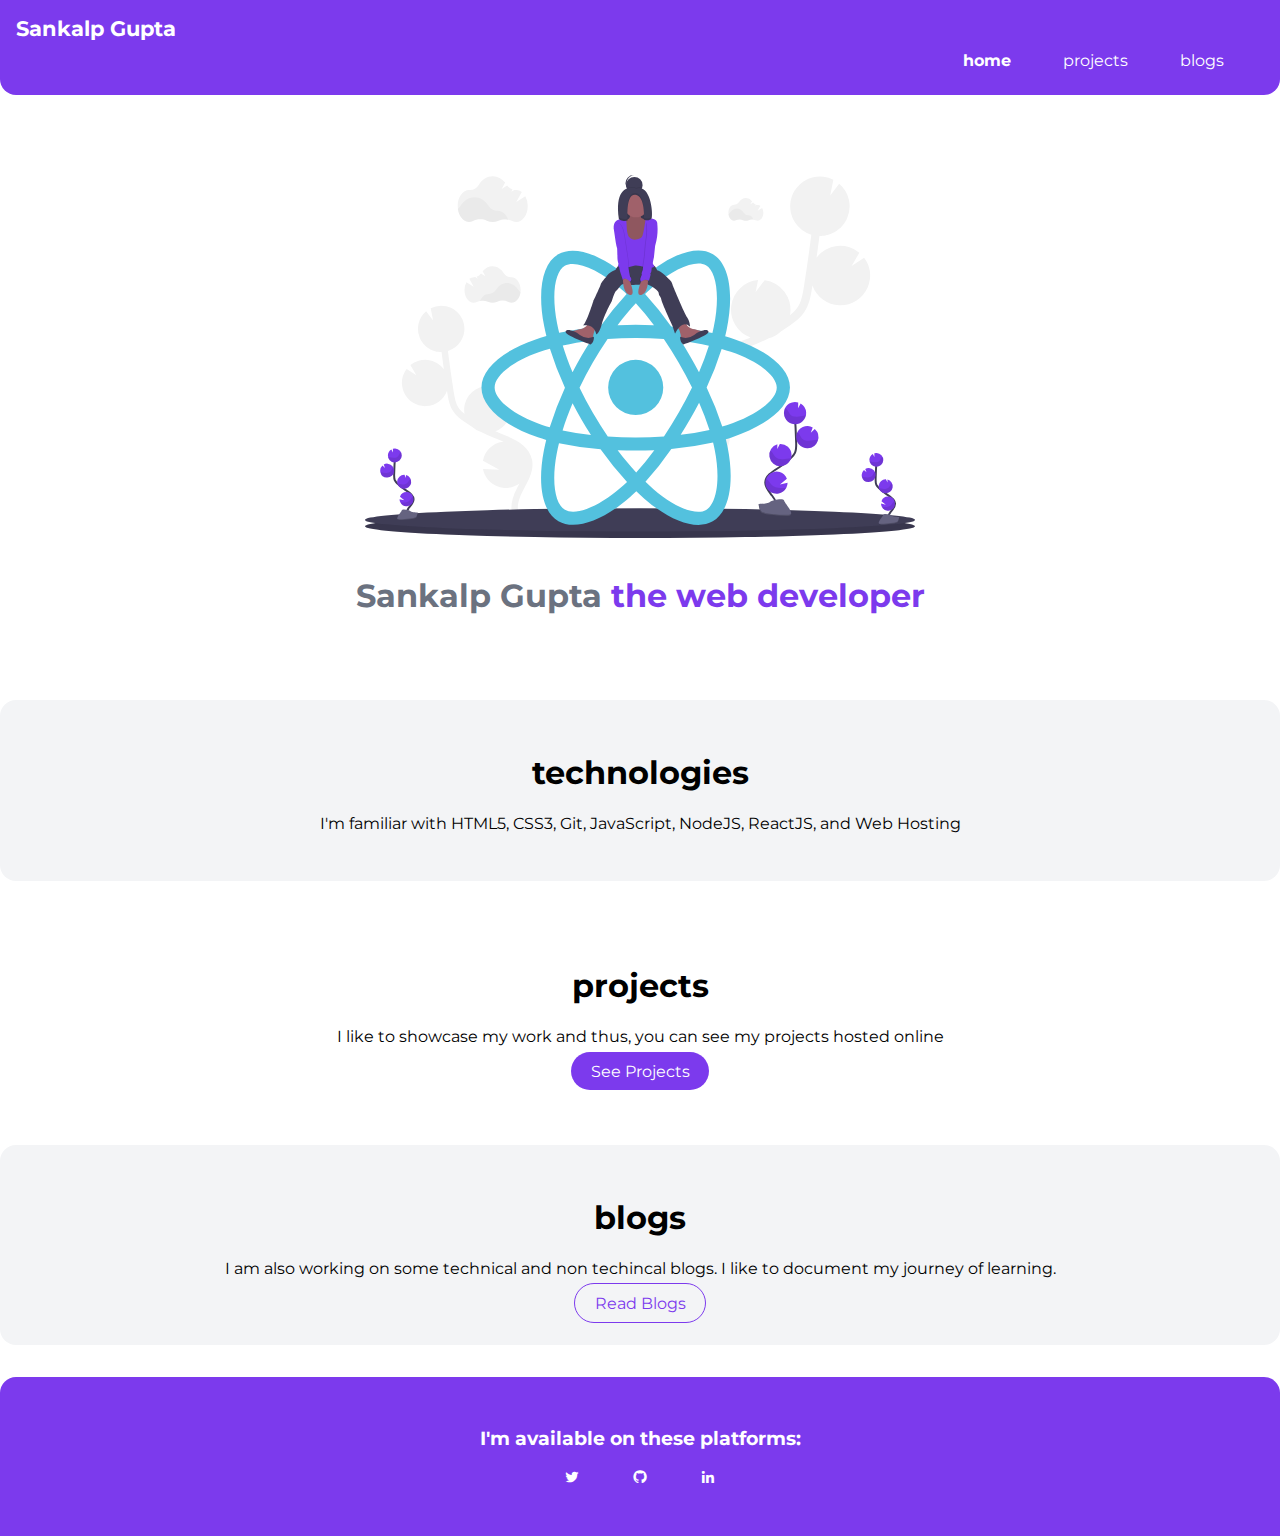
<file: index.html>
<!DOCTYPE html>
<html lang="en">
  <head>
    <meta charset="UTF-8" />
    <meta name="viewport" content="width=device-width, initial-scale=1.0" />
    <title>home | Sankalp</title>
    <link href="styles.css" rel="stylesheet" />
    <link rel="stylesheet" href="https://cdn.jsdelivr.net/npm/boxicons@latest/css/boxicons.min.css">
  </head>
  <body>
    <nav class="navigation container">
      <div class="nav-brand"><a href="/">Sankalp Gupta</a></div>
      <ul class="list-non-bullet nav-pills">
        <li class="list-item-inline">
          <a class="link link-active" href="/">home</a>
        </li>
        <li class="list-item-inline">
          <a class="link" href="/projects.html">projects</a>
        </li>
        <li class="list-item-inline">
          <a class="link" href="/blogs.html">blogs</a>
        </li>
      </ul>
    </nav>

    <header class="hero">
      <img class="hero-img" src="images/hero.svg" />
      <h1 class="hero-heading">
        Sankalp Gupta<span class="heading-inverted"> the web developer</span>
      </h1>
    </header>

    <section class="section ow">
      <div class="container container-center">
        <h1>technologies</h1>
        <p>
          I'm familiar with HTML5, CSS3, Git, JavaScript, NodeJS, ReactJS, and
          Web Hosting
        </p>
      </div>
    </section>

    <section class="section">
      <div class="container container-center">
        <h1>projects</h1>
        <p>
          I like to showcase my work and thus, you can see my projects hosted
          online
        </p>
        <a class="link link-primary" href="/projects.html">See Projects</a>
      </div>
    </section>

    <section class="section ow">
      <div class="container container-center">
        <h1>blogs</h1>
        <p>
          I am also working on some technical and non techincal blogs. I like to
          document my journey of learning.
        </p>
        <a class="link link-secondary" href="/blogs.html">Read Blogs</a>
      </div>
    </section>

    <footer class="footer">
      <h3>I'm available on these platforms:</h3>
      <ul class="list-non-bullet">
          <li class="list-item-inline">
              <a class="link" target="_blank" rel="noopener noreferrer" href="https://twitter.com/Sankalp_Gupta__">
                  <i class="bx bxl-twitter"></i>
              </a>
          </li>
          <li class="list-item-inline">
              <a class="link" target="_blank" rel="noopener noreferrer" href="https://github.com/dev-sankalp">
                  <i class="bx bxl-github"></i>
              </a>
          </li>
          <li class="list-item-inline">
              <a class="link" target="_blank" href="https://www.linkedin.com/in/sankalpgupta30/">
                  <i class="bx bxl-linkedin"></i>
              </a>
          </li>
      </ul>
  </footer>
  </body>
</html>
</file>
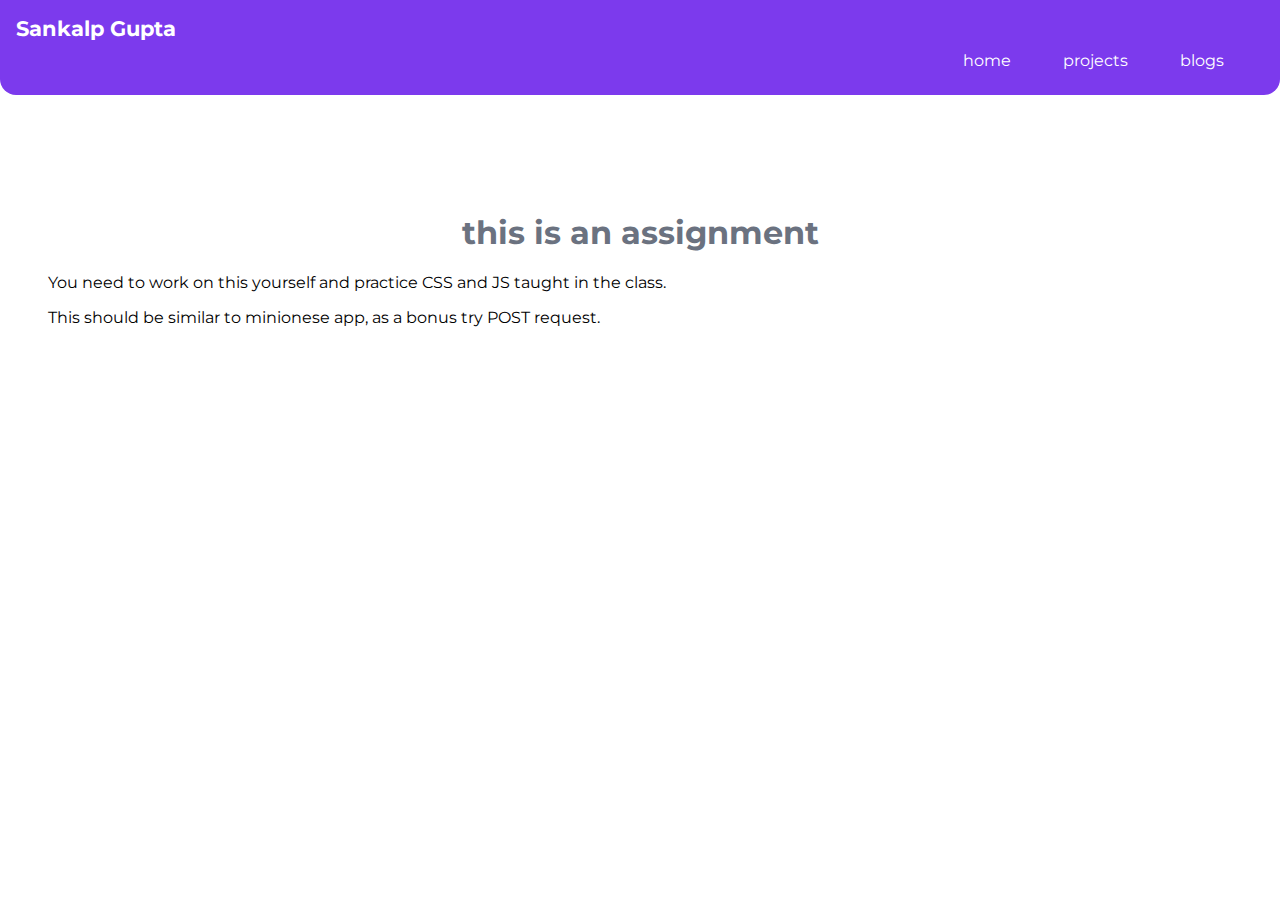
<file: assignments.html>
<!DOCTYPE html>
<html lang="en">

<head>
    <meta charset="UTF-8">
    <meta name="viewport" content="width=device-width, initial-scale=1.0">
    <link href="styles.css" rel="stylesheet" />
    <title>assignment | sankalp</title>
</head>

<body>
    <nav class="navigation container">
        <div class="nav-brand"><a href="/">Sankalp Gupta</a></div>
        <ul class="list-non-bullet nav-pills">
            <li class="list-item-inline">
                <a class="link" href="/">home</a>
            </li>
            <li class="list-item-inline">
                <a class="link " href="/projects.html">projects</a>
            </li>
            <li class="list-item-inline">
                <a class="link" href="/blogs.html">blogs</a>
            </li>
        </ul>
    </nav>

    <header class="hero">
        <h1 class="hero-heading">this is an assignment</h1>
        <div class="container">
            <p> You need to work on this yourself and practice CSS and JS taught in the class.</p>
            <p>This should be similar to minionese app, as a bonus try POST request.</p>
        </div>
       
    </header>

</body>

</html>
</file>
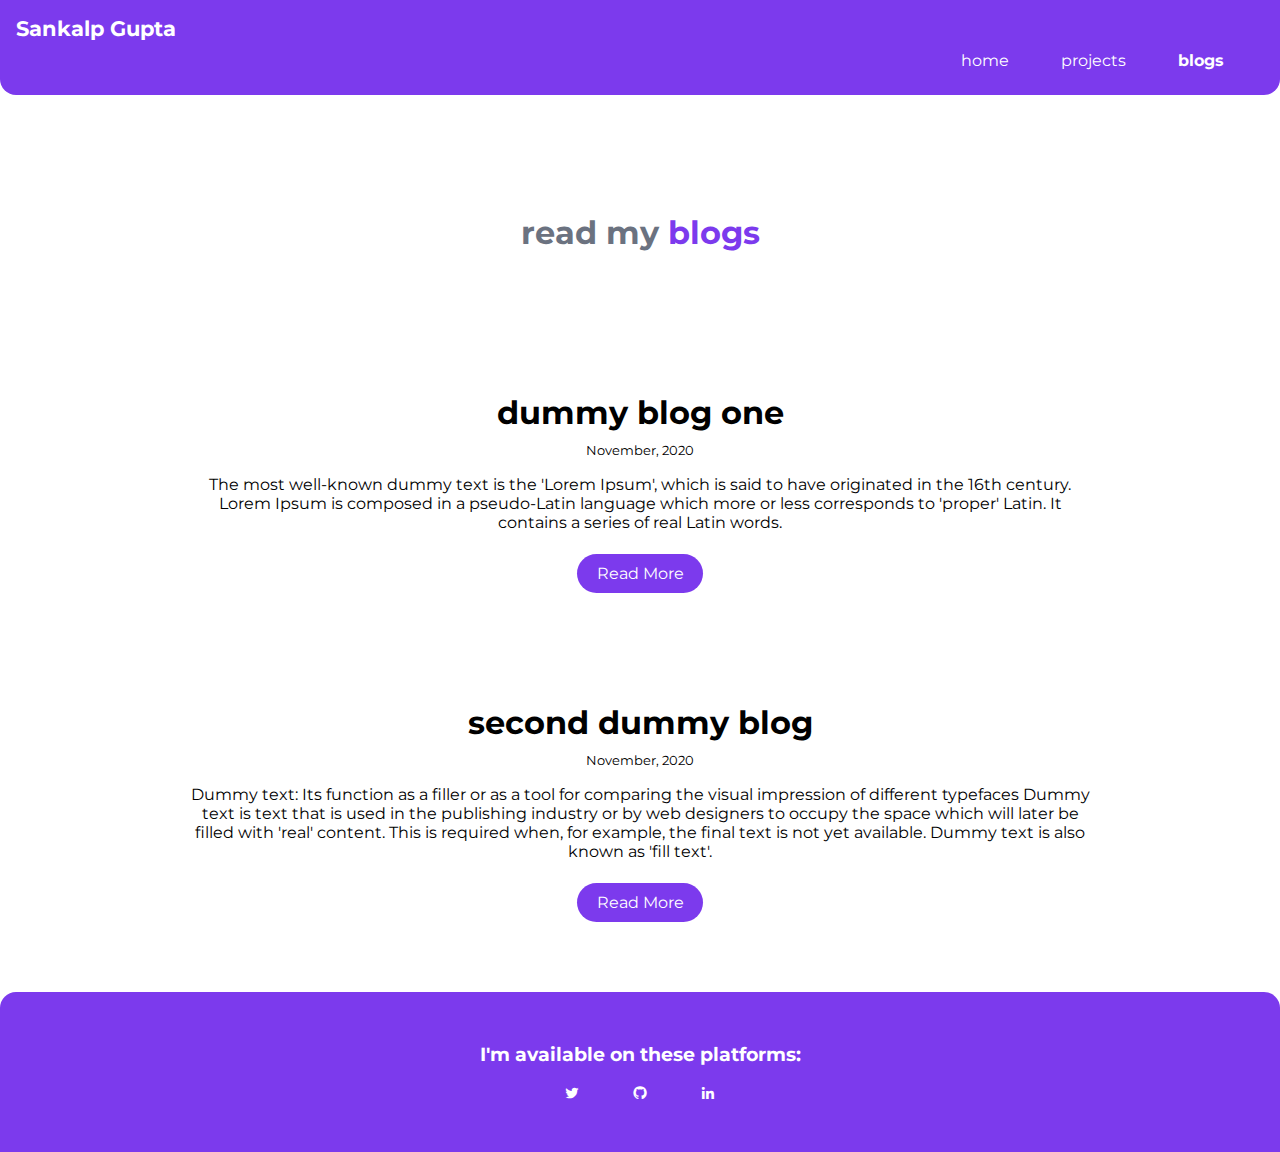
<file: blogs.html>
<!DOCTYPE html>
<html lang="en">
  <head>
    <meta charset="UTF-8" />
    <meta name="viewport" content="width=device-width, initial-scale=1.0" />
    <link href="styles.css" rel="stylesheet" />
    <link rel="stylesheet" href="https://cdn.jsdelivr.net/npm/boxicons@latest/css/boxicons.min.css">
    <title>blogs | Sankalp</title>
  </head>
  <body>
    <nav class="navigation container">
      <div class="nav-brand"><a href="/">Sankalp Gupta</a></div>
      <ul class="list-non-bullet nav-pills">
        <li class="list-item-inline">
          <a class="link" href="/">home</a>
        </li>
        <li class="list-item-inline">
          <a class="link" href="/projects.html">projects</a>
        </li>
        <li class="list-item-inline">
          <a class="link link-active" href="/blogs.html">blogs</a>
        </li>
      </ul>
    </nav>

    <header class="hero">
      <h1 class="hero-heading">
        read my <span class="heading-inverted">blogs</span>
      </h1>
    </header>

    <ul class="list-non-bullet">
      <li>
        <article class="showcase-list container container-center">
          <h1>dummy blog one</h1>
          <small>November, 2020</small>
          <p>
            The most well-known dummy text is the 'Lorem Ipsum', which is said
            to have originated in the 16th century. Lorem Ipsum is composed in a
            pseudo-Latin language which more or less corresponds to 'proper'
            Latin. It contains a series of real Latin words.
          </p>

          <a class="link link-primary" href="./dummy-blog.html">Read More</a>
        </article>
      </li>

      <li>
        <article class="showcase-list container container-center">
          <h1>second dummy blog</h1>
          <small>November, 2020</small>
          <p>
            Dummy text: Its function as a filler or as a tool for comparing the
            visual impression of different typefaces Dummy text is text that is
            used in the publishing industry or by web designers to occupy the
            space which will later be filled with 'real' content. This is
            required when, for example, the final text is not yet available.
            Dummy text is also known as 'fill text'.
          </p>

          <a
            class="link link-primary"
            href="./dummy-blog.html"
            >Read More</a
          >
        </article>
      </li>
    </ul>

    <footer class="footer">
      <h3>I'm available on these platforms:</h3>
      <ul class="list-non-bullet">
          <li class="list-item-inline">
              <a class="link" target="_blank" rel="noopener noreferrer" href="https://twitter.com/Sankalp_Gupta__">
                  <i class="bx bxl-twitter"></i>
              </a>
          </li>
          <li class="list-item-inline">
              <a class="link" target="_blank" rel="noopener noreferrer" href="https://github.com/dev-sankalp">
                  <i class="bx bxl-github"></i>
              </a>
          </li>
          <li class="list-item-inline">
              <a class="link" target="_blank" href="https://www.linkedin.com/in/sankalpgupta30/">
                  <i class="bx bxl-linkedin"></i>
              </a>
          </li>
      </ul>
  </footer>
  </body>
</html>
</file>
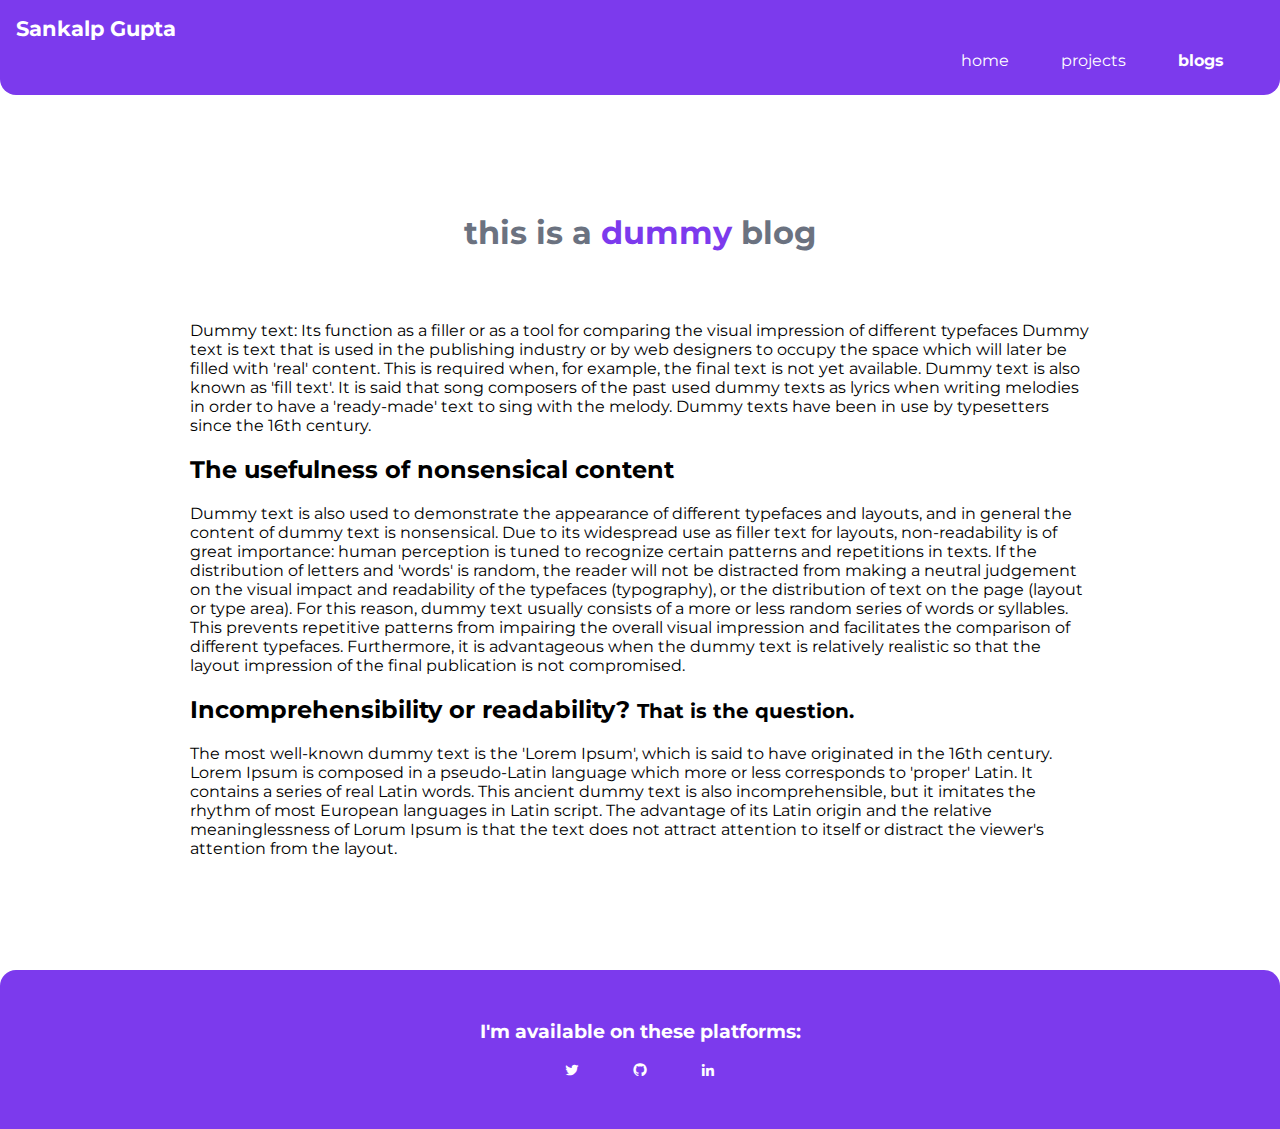
<file: dummy-blog.html>
<!DOCTYPE html>
<html lang="en">
  <head>
    <meta charset="UTF-8" />
    <meta name="viewport" content="width=device-width, initial-scale=1.0" />
    <link href="styles.css" rel="stylesheet" />
    <link rel="stylesheet" href="https://cdn.jsdelivr.net/npm/boxicons@latest/css/boxicons.min.css">
    <title>blogs | Sankalp</title>
  </head>

  <body>
    <nav class="navigation container">
      <div class="nav-brand"><a href="/">Sankalp Gupta</a></div>
      <ul class="list-non-bullet nav-pills">
        <li class="list-item-inline">
          <a class="link" href="/">home</a>
        </li>
        <li class="list-item-inline">
          <a class="link" href="/projects.html">projects</a>
        </li>
        <li class="list-item-inline">
          <a class="link link-active" href="/blogs.html">blogs</a>
        </li>
      </ul>
    </nav>

    <header class="hero">
      <h1 class="hero-heading">
        this is a <span class="heading-inverted">dummy</span> blog
      </h1>
    </header>

    <article class="container-center showcase-blog">
      <p>
        Dummy text: Its function as a filler or as a tool for comparing the
        visual impression of different typefaces Dummy text is text that is used
        in the publishing industry or by web designers to occupy the space which
        will later be filled with 'real' content. This is required when, for
        example, the final text is not yet available. Dummy text is also known
        as 'fill text'. It is said that song composers of the past used dummy
        texts as lyrics when writing melodies in order to have a 'ready-made'
        text to sing with the melody. Dummy texts have been in use by
        typesetters since the 16th century.
      </p>

      <h2>The usefulness of nonsensical content</h2>
      <p>
        Dummy text is also used to demonstrate the appearance of different
        typefaces and layouts, and in general the content of dummy text is
        nonsensical. Due to its widespread use as filler text for layouts,
        non-readability is of great importance: human perception is tuned to
        recognize certain patterns and repetitions in texts. If the distribution
        of letters and 'words' is random, the reader will not be distracted from
        making a neutral judgement on the visual impact and readability of the
        typefaces (typography), or the distribution of text on the page (layout
        or type area). For this reason, dummy text usually consists of a more or
        less random series of words or syllables. This prevents repetitive
        patterns from impairing the overall visual impression and facilitates
        the comparison of different typefaces. Furthermore, it is advantageous
        when the dummy text is relatively realistic so that the layout
        impression of the final publication is not compromised.
      </p>

      <h2>
        Incomprehensibility or readability? <small>That is the question.</small>
      </h2>
      <p>
        The most well-known dummy text is the 'Lorem Ipsum', which is said to
        have originated in the 16th century. Lorem Ipsum is composed in a
        pseudo-Latin language which more or less corresponds to 'proper' Latin.
        It contains a series of real Latin words. This ancient dummy text is
        also incomprehensible, but it imitates the rhythm of most European
        languages in Latin script. The advantage of its Latin origin and the
        relative meaninglessness of Lorum Ipsum is that the text does not
        attract attention to itself or distract the viewer's attention from the
        layout.
      </p>
    </article>

    <footer class="footer">
      <h3>I'm available on these platforms:</h3>
      <ul class="list-non-bullet">
          <li class="list-item-inline">
              <a class="link" target="_blank" rel="noopener noreferrer" href="https://twitter.com/Sankalp_Gupta__">
                  <i class="bx bxl-twitter"></i>
              </a>
          </li>
          <li class="list-item-inline">
              <a class="link" target="_blank" rel="noopener noreferrer" href="https://github.com/dev-sankalp">
                  <i class="bx bxl-github"></i>
              </a>
          </li>
          <li class="list-item-inline">
              <a class="link" target="_blank" href="https://www.linkedin.com/in/sankalpgupta30/">
                  <i class="bx bxl-linkedin"></i>
              </a>
          </li>
      </ul>
  </footer>
  </body>
</html>
</file>
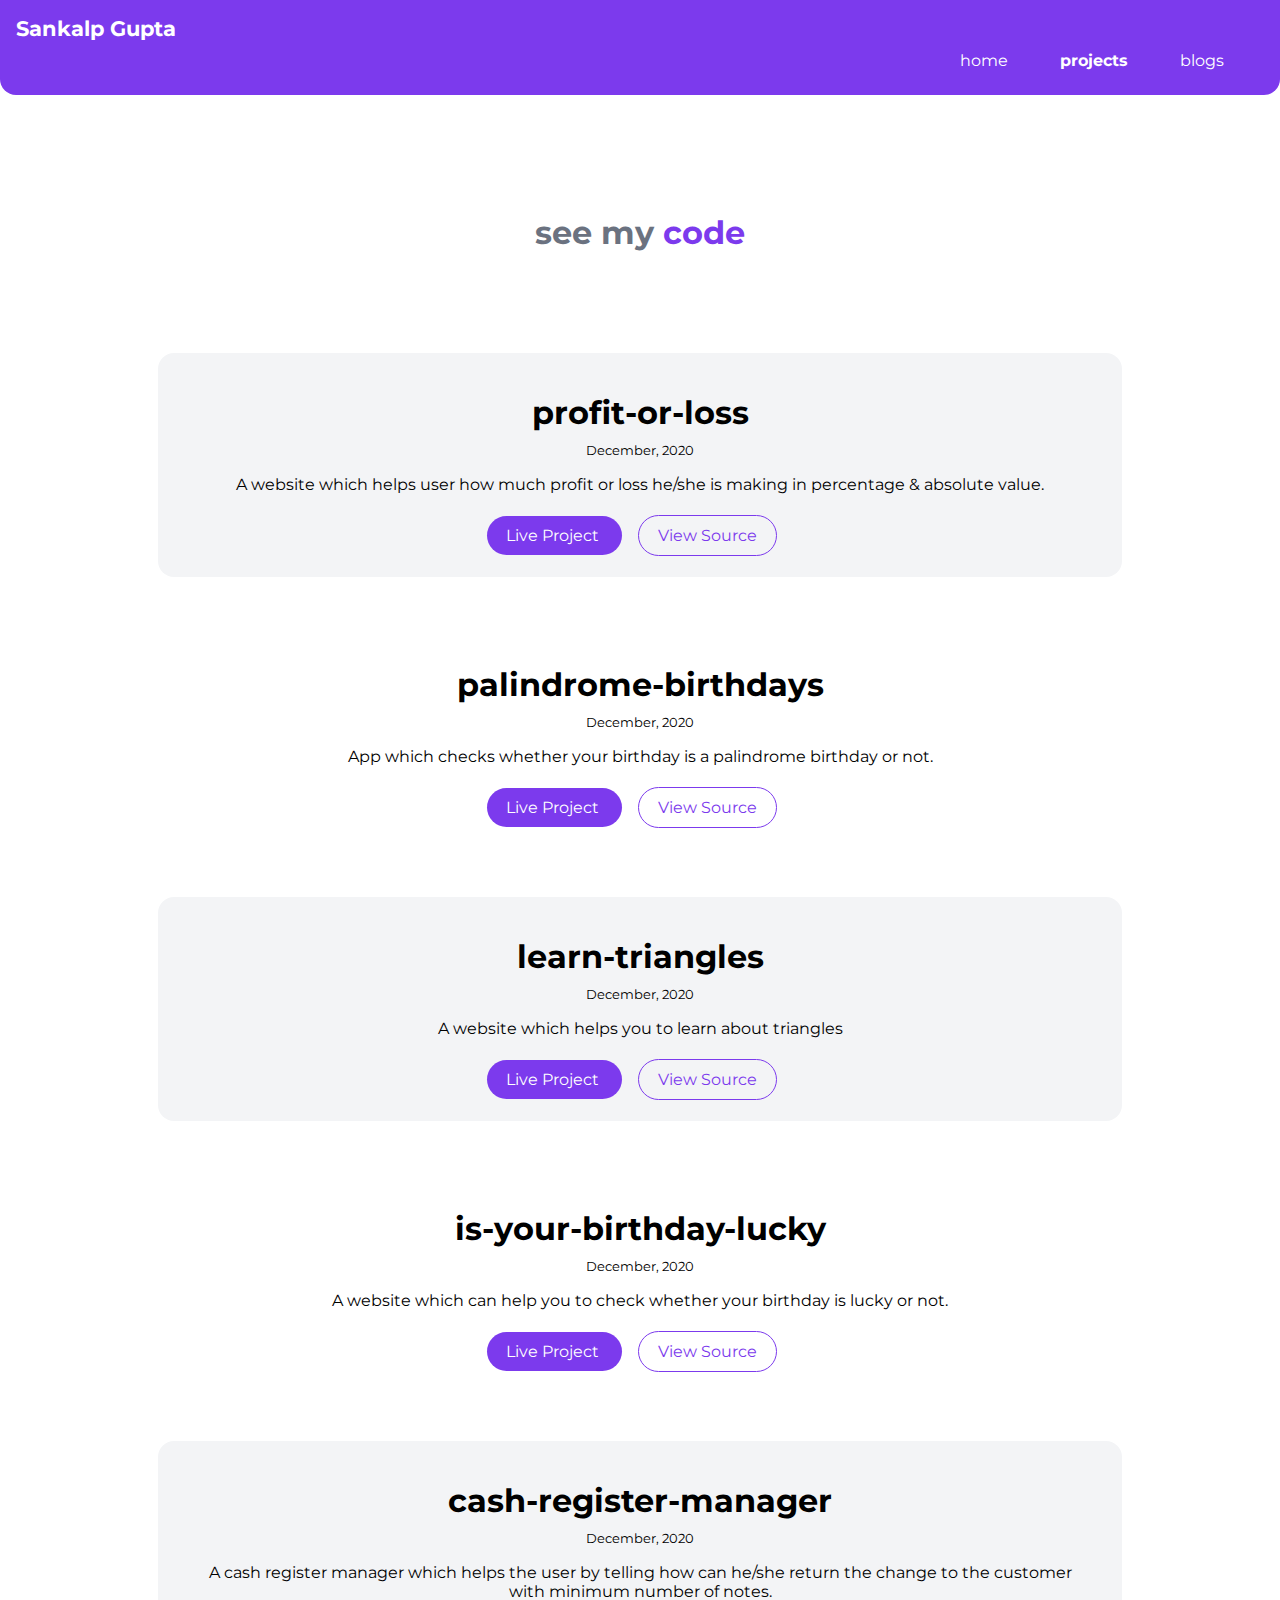
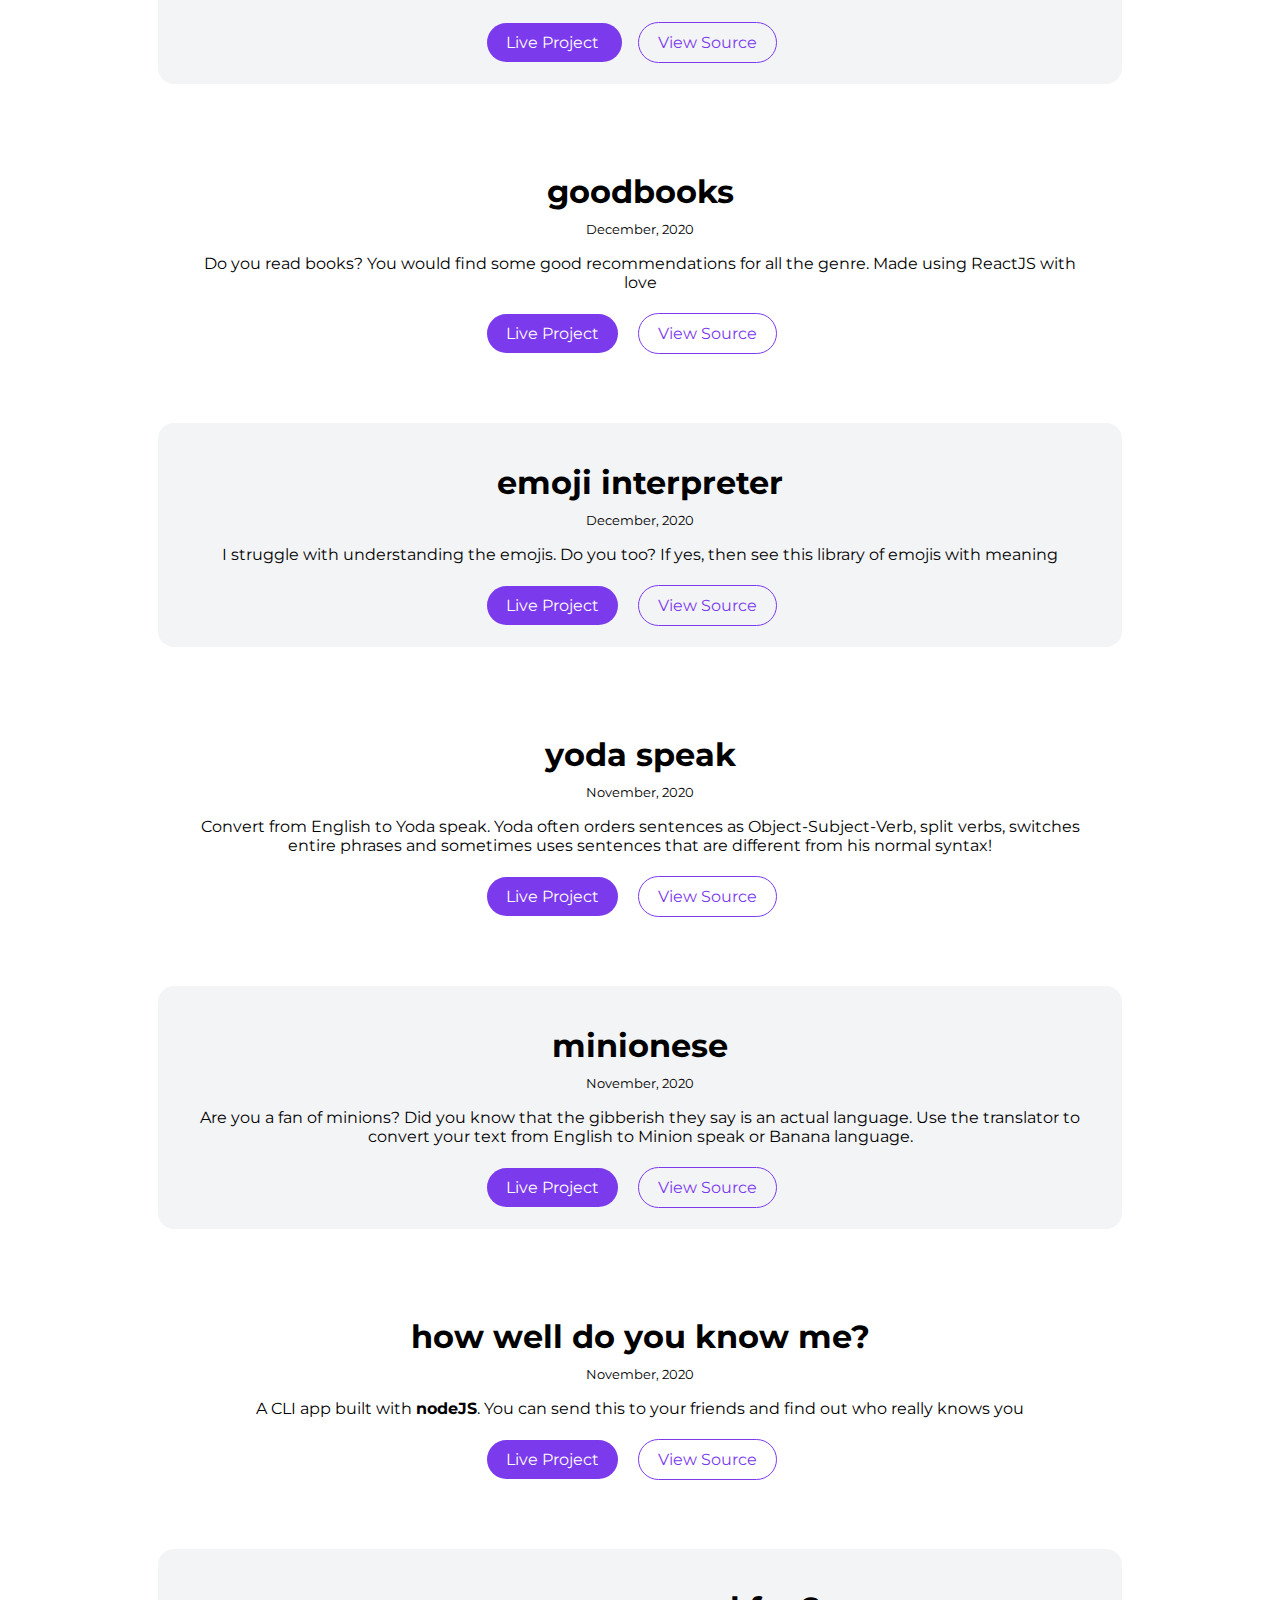
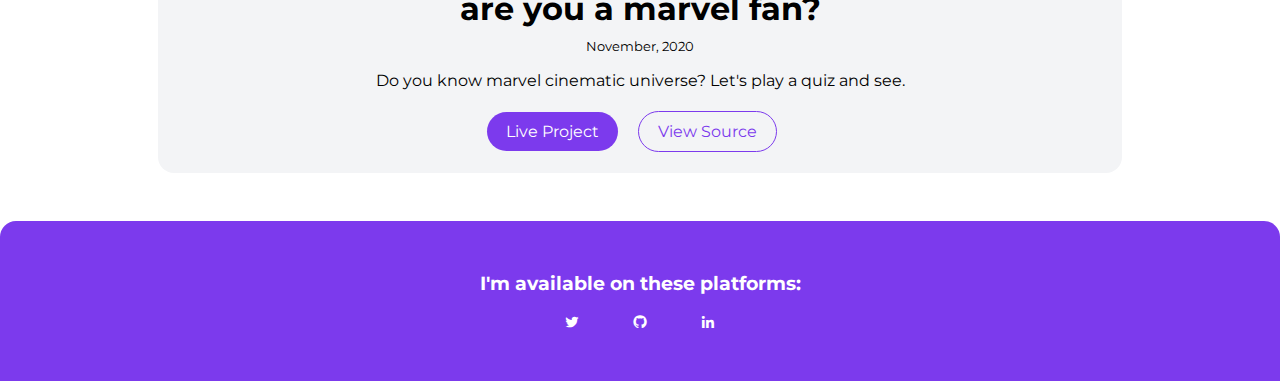
<file: projects.html>
<!DOCTYPE html>
<html lang="en">
  <head>
    <meta charset="UTF-8" />
    <meta name="viewport" content="width=device-width, initial-scale=1.0" />
    <link href="styles.css" rel="stylesheet" />
    <link rel="stylesheet" href="https://cdn.jsdelivr.net/npm/boxicons@latest/css/boxicons.min.css">
    <title>projects | Sankalp</title>
  </head>
  <body>
    <nav class="navigation container">
      <div class="nav-brand"><a href="/">Sankalp Gupta</a></div>
      <ul class="list-non-bullet nav-pills">
        <li class="list-item-inline">
          <a class="link" href="/">home</a>
        </li>
        <li class="list-item-inline">
          <a class="link link-active" href="/projects.html">projects</a>
        </li>
        <li class="list-item-inline">
          <a class="link" href="/blogs.html">blogs</a>
        </li>
      </ul>
    </nav>

    <header class="hero">
      <h1 class="hero-heading">
        see my <span class="heading-inverted"> code</span>
      </h1>
    </header>

    <ul class="list-non-bullet">
      <li>
        <article class="showcase-list container container-center ow">
          <h1>profit-or-loss</h1>
          <small>December, 2020</small>
          <p>
            A website which helps user how much profit or loss he/she is making
            in percentage & absolute value.
          </p>

          <a
            class="link link-primary"
            href="https://build-profit-or-loss.netlify.app/"
          >
            Live Project
          </a>
          <a
            class="link link-secondary"
            href="https://github.com/neogcamp/build-profit-or-loss"
          >
            View Source
          </a>
        </article>
      </li>

      <li>
        <article class="showcase-list container container-center">
          <h1>palindrome-birthdays</h1>
          <small>December, 2020</small>
          <p>
            App which checks whether your birthday is a palindrome birthday or
            not.
          </p>

          <a
            class="link link-primary"
            href="https://build-palindrome-birthdays.netlify.app/"
          >
            Live Project
          </a>
          <a
            class="link link-secondary"
            href="https://github.com/neogcamp/build-palindrome-birthdays"
          >
            View Source
          </a>
        </article>
      </li>

      <li>
        <article class="showcase-list container container-center ow">
          <h1>learn-triangles</h1>
          <small>December, 2020</small>
          <p>A website which helps you to learn about triangles</p>

          <a
            class="link link-primary"
            href="https://build-learn-triangles.netlify.app/"
          >
            Live Project
          </a>
          <a
            class="link link-secondary"
            href="https://github.com/neogcamp/build-learn-triangles"
          >
            View Source
          </a>
        </article>
      </li>

      <li>
        <article class="showcase-list container container-center">
          <h1>is-your-birthday-lucky</h1>
          <small>December, 2020</small>
          <p>
            A website which can help you to check whether your birthday is lucky
            or not.
          </p>

          <a
            class="link link-primary"
            href="https://build-is-your-birthday-lucky.netlify.app/"
          >
            Live Project
          </a>
          <a
            class="link link-secondary"
            href="https://github.com/neogcamp/build-is-your-birthday-lucky"
            >View Source</a
          >
        </article>
      </li>

      <li>
        <article class="showcase-list container container-center ow">
          <h1>cash-register-manager</h1>
          <small>December, 2020</small>
          <p>
            A cash register manager which helps the user by telling how can
            he/she return the change to the customer with minimum number of
            notes.
          </p>

          <a
            class="link link-primary"
            href="https://build-cash-register-manager.netlify.app/"
          >
            Live Project
          </a>
          <a
            class="link link-secondary"
            href="https://github.com/neogcamp/build-cash-register-manager"
            >View Source</a
          >
        </article>
      </li>

      <li>
        <article class="showcase-list container container-center">
          <h1>goodbooks</h1>
          <small>December, 2020</small>
          <p>
            Do you read books? You would find some good recommendations for all
            the genre. Made using ReactJS with love
          </p>

          <a class="link link-primary" href="https://hiq3h.csb.app/"
            >Live Project</a
          >
          <a
            class="link link-secondary"
            href="https://github.com/tanaypratap/neogcamp-lesson-five-assignments"
            >View Source</a
          >
        </article>
      </li>

      <li>
        <article class="showcase-list container container-center ow">
          <h1>emoji interpreter</h1>
          <small>December, 2020</small>
          <p>
            I struggle with understanding the emojis. Do you too? If yes, then
            see this library of emojis with meaning
          </p>

          <a class="link link-primary" href="https://l4w0y.csb.app/"
            >Live Project</a
          >
          <a
            class="link link-secondary"
            href="https://github.com/tanaypratap/neogcamp-practice-emoji-app"
            >View Source</a
          >
        </article>
      </li>

      <li>
        <article class="showcase-list container container-center">
          <h1>yoda speak</h1>
          <small>November, 2020</small>
          <p>
            Convert from English to Yoda speak. Yoda often orders sentences as
            Object-Subject-Verb, split verbs, switches entire phrases and
            sometimes uses sentences that are different from his normal syntax!
          </p>

          <a class="link link-primary" href="assignments.html">Live Project</a>
          <a class="link link-secondary" href="assignments.html">View Source</a>
        </article>
      </li>

      <li>
        <article class="showcase-list container container-center ow">
          <h1>minionese</h1>
          <small>November, 2020</small>
          <p>
            Are you a fan of minions? Did you know that the gibberish they say
            is an actual language. Use the translator to convert your text from
            English to Minion speak or Banana language.
          </p>

          <a
            class="link link-primary"
            href="https://github.com/tanaypratap/neogcamp-banana-speak"
            >Live Project</a
          >
          <a
            class="link link-secondary"
            href="https://bananaspeakpractice.netlify.app/"
            >View Source</a
          >
        </article>
      </li>

      <li>
        <article class="showcase-list container container-center">
          <h1>how well do you know me?</h1>
          <small>November, 2020</small>
          <p>
            A CLI app built with <strong>nodeJS</strong>. You can send this to
            your friends and find out who really knows you
          </p>

          <a
            class="link link-primary"
            href="https://repl.it/@tanaypratap/end-game?embed=true"
            >Live Project</a
          >
          <a
            class="link link-secondary"
            href="https://github.com/tanaypratap/neogcamp-cli-project-1"
            >View Source</a
          >
        </article>
      </li>

      <li>
        <article class="showcase-list container container-center ow">
          <h1>are you a marvel fan?</h1>
          <small>November, 2020</small>
          <p>
            Do you know marvel cinematic universe? Let's play a quiz and see.
          </p>

          <a
            class="link link-primary"
            href="https://repl.it/@tanaypratap/quiz-on-marvel?embed=true"
            >Live Project</a
          >
          <a
            class="link link-secondary"
            href="https://github.com/tanaypratap/neogcamp-quiz-on-marvel"
            >View Source</a
          >
        </article>
      </li>
    </ul>

    <footer class="footer">
      <h3>I'm available on these platforms:</h3>
      <ul class="list-non-bullet">
          <li class="list-item-inline">
              <a class="link" target="_blank" rel="noopener noreferrer" href="https://twitter.com/Sankalp_Gupta__">
                  <i class="bx bxl-twitter"></i>
              </a>
          </li>
          <li class="list-item-inline">
              <a class="link" target="_blank" rel="noopener noreferrer" href="https://github.com/dev-sankalp">
                  <i class="bx bxl-github"></i>
              </a>
          </li>
          <li class="list-item-inline">
              <a class="link" target="_blank" href="https://www.linkedin.com/in/sankalpgupta30/">
                  <i class="bx bxl-linkedin"></i>
              </a>
          </li>
      </ul>
  </footer>
  </body>
</html>
</file>
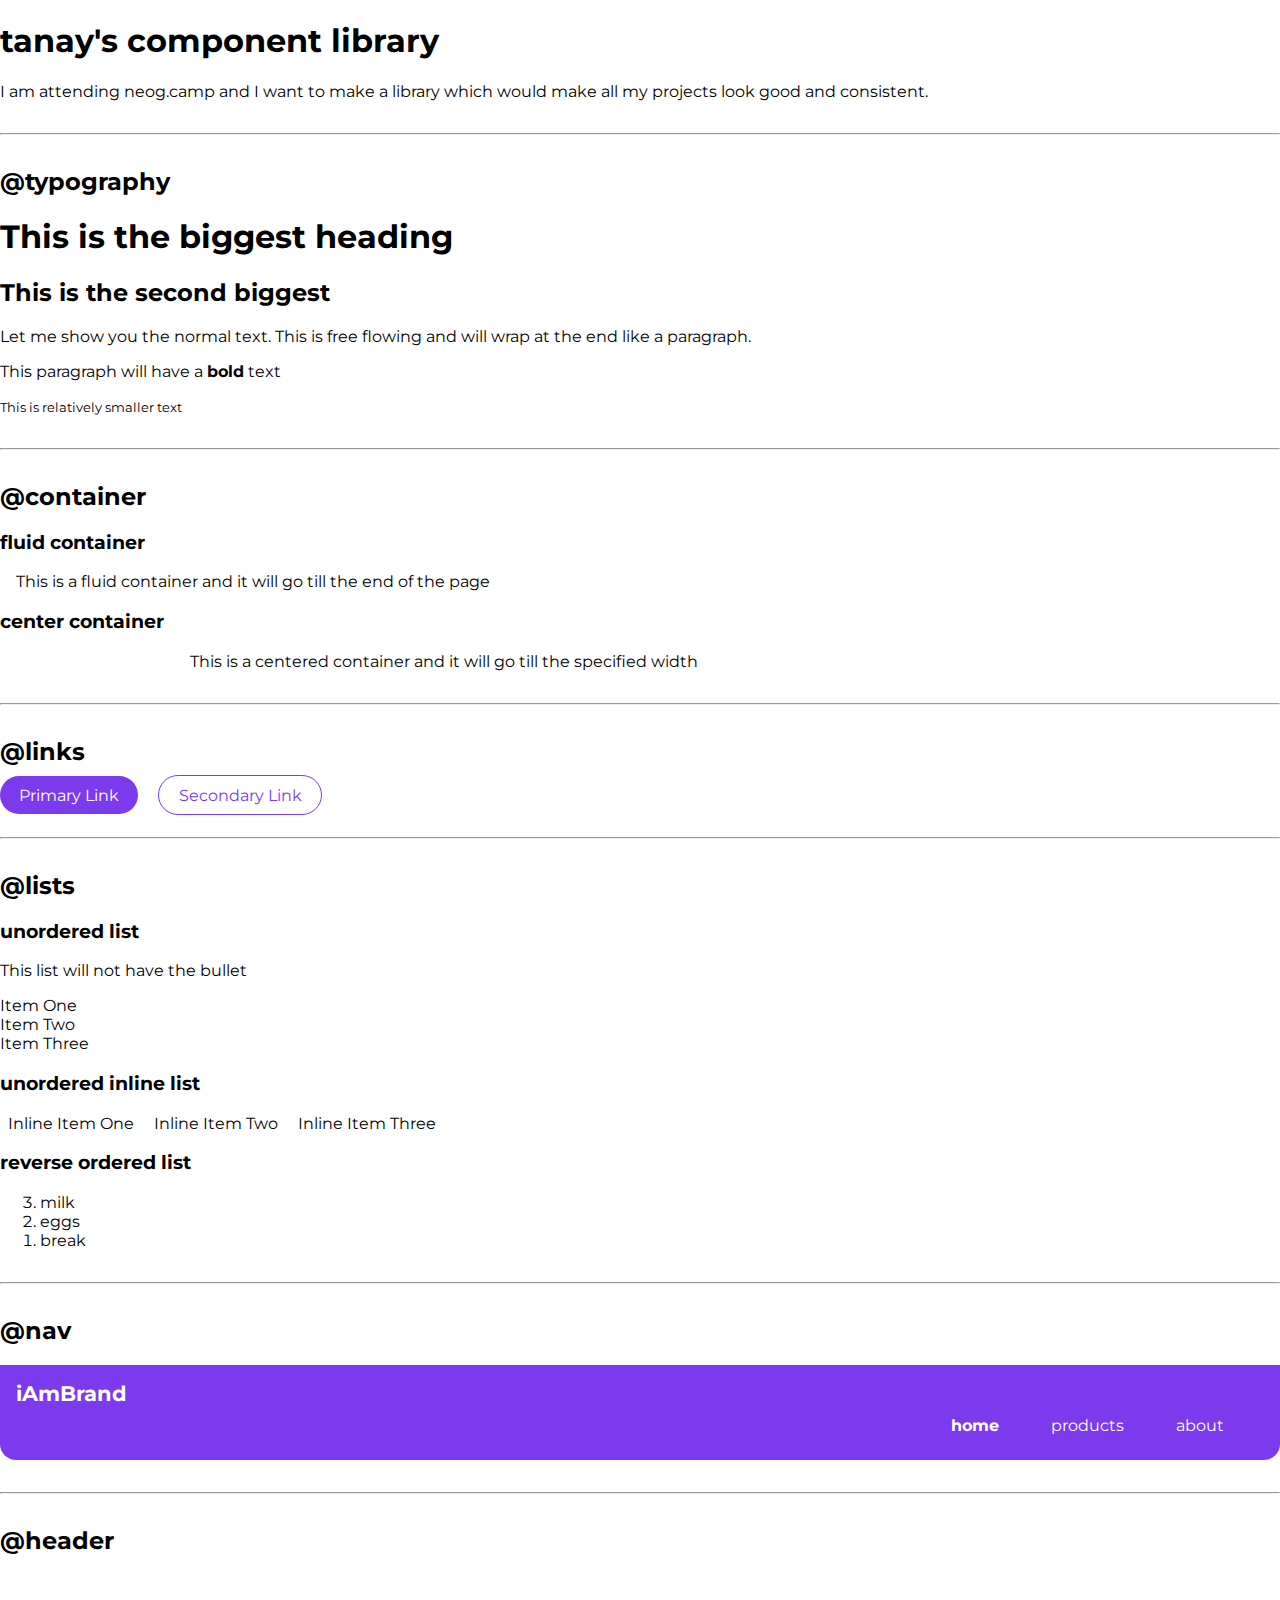
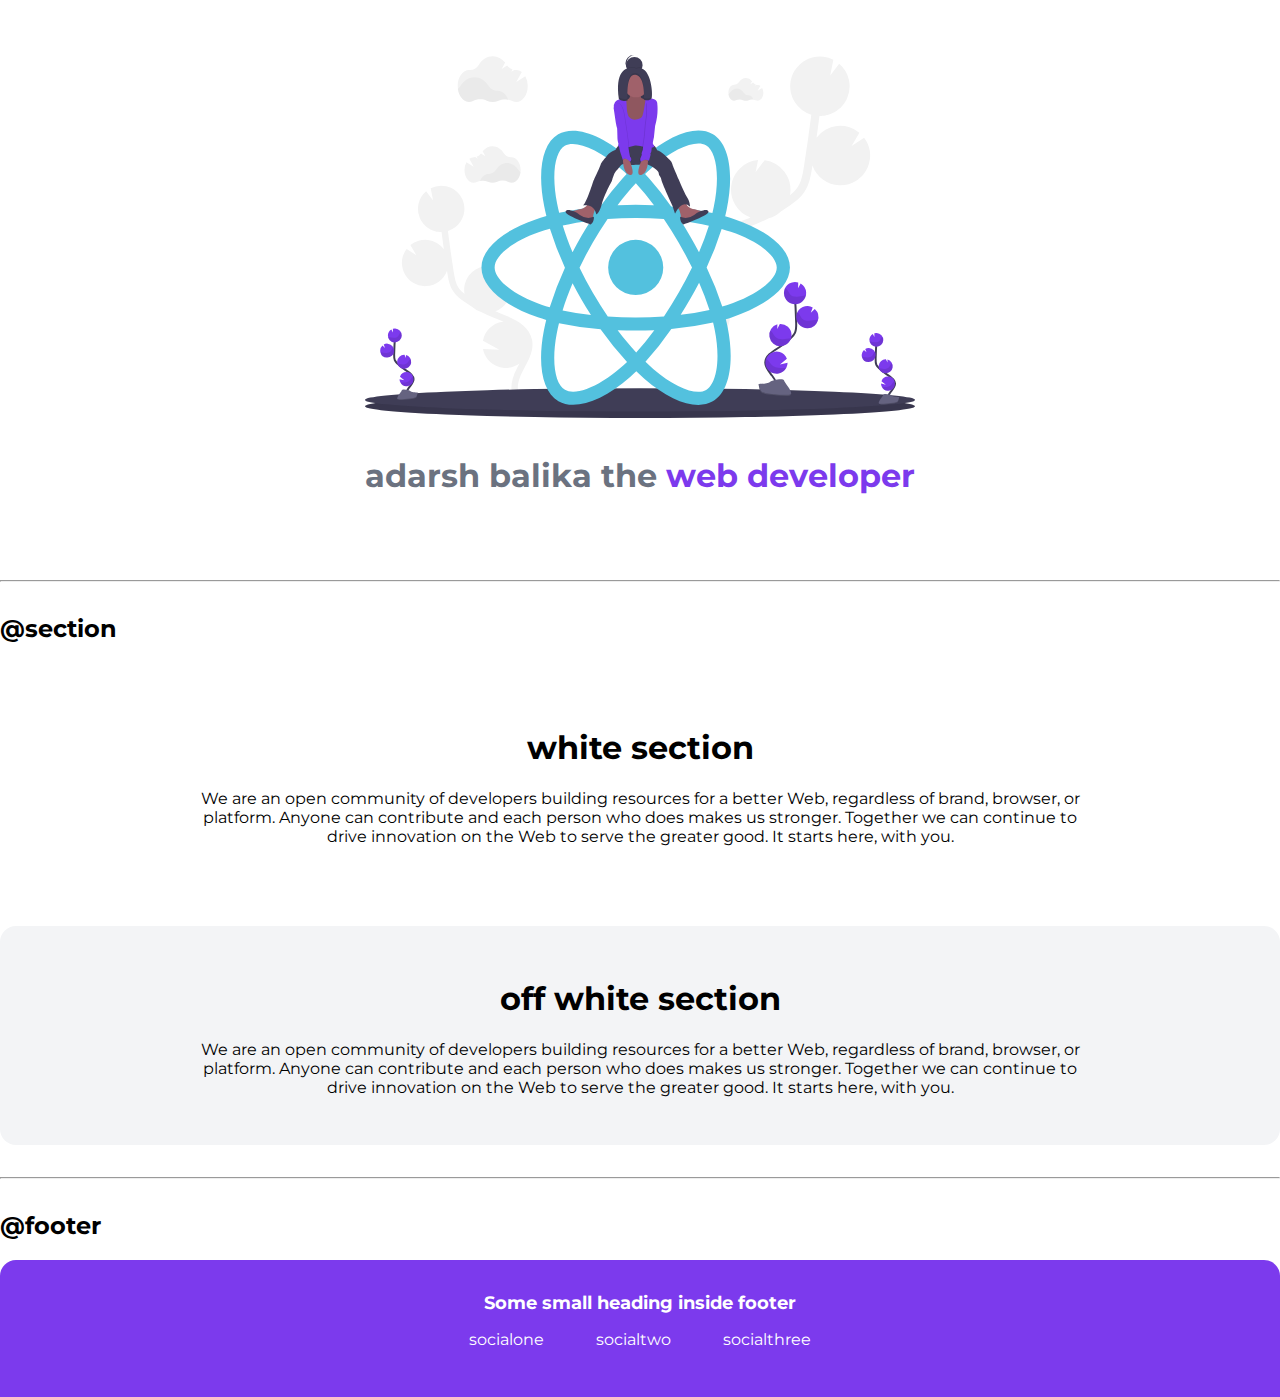
<file: lib/components.html>
<!DOCTYPE html>
<html lang="en">

<head>
    <meta charset="UTF-8">
    <meta name="viewport" content="width=device-width, initial-scale=1.0">
    <title>Component Library</title>

    <link href="/styles.css" rel="stylesheet" />
</head>

<body>
    <h1>tanay's component library</h1>
    <p>I am attending neog.camp and I want to make a library which would make all my projects look good and consistent.
    </p>

    <hr>


    <h2>@typography</h2>

    <h1>This is the biggest heading</h1>
    <h2>This is the second biggest</h2>
    <p> Let me show you the normal text. This is free flowing and will wrap at the end like a paragraph. </p>
    <p>This paragraph will have a <strong>bold</strong> text</p>
    <small>This is relatively smaller text</small>

    <hr>

    <h2>@container</h2>

    <h3>fluid container</h3>
    <div class="container">This is a fluid container and it will go till the end of the page</div>

    <h3>center container</h3>
    <div class="container container-center">This is a centered container and it will go till the specified width</div>

    <hr>

    <h2>@links</h2>

    <a class="link link-primary" href="/">Primary Link</a>
    <a class="link link-secondary" href="/">Secondary Link</a>

    <hr>

    <h2>@lists</h2>

    <h3>unordered list</h3>
    <p> This list will not have the bullet</p>

    <ul class="list-non-bullet">
        <li>Item One</li>
        <li>Item Two</li>
        <li>Item Three</li>

    </ul>

    <h3> unordered inline list</h3>

    <ul class="list-non-bullet">
        <li class="list-item-inline">Inline Item One</li>
        <li class="list-item-inline">Inline Item Two</li>
        <li class="list-item-inline">Inline Item Three</li>
    </ul>

    <h3> reverse ordered list</h3>

    <ol reversed>
        <li>milk</li>
        <li>eggs</li>
        <li>break</li>
    </ol>

    <hr />

    <h2>@nav</h2>

    <nav class="navigation container">
        <div class="nav-brand">iAmBrand</div>
        <ul class="list-non-bullet nav-pills">
            <li class="list-item-inline">
                <a class="link link-active" href="/">home</a>
            </li>
            <li class="list-item-inline">
                <a class="link" href="/">products</a>
            </li>
            <li class="list-item-inline">
                <a class="link" href="/">about</a>
            </li>
        </ul>
    </nav>

    <hr>

    <h2>@header</h2>

    <header class="hero">
        <img class="hero-img" src="/images/hero.svg" />
        <h1 class="hero-heading">adarsh balika the <span class="heading-inverted"> web developer</span></h1>
    </header>

    <hr>
    <h2>@section</h2>
    <section class="section">
        <div class="container container-center">
            <h1>white section</h1>
            <p>We are an open community of developers building resources for a better Web, regardless of brand, browser,
                or platform. Anyone can contribute and each person who does makes us stronger. Together we can continue
                to drive innovation on the Web to serve the greater good. It starts here, with you.</p>
        </div>

    </section>

    <section class="section ow">
        <div class="container container-center">
            <h1>off white section</h1>
            <p>We are an open community of developers building resources for a better Web, regardless of brand, browser,
                or platform. Anyone can contribute and each person who does makes us stronger. Together we can continue
                to drive innovation on the Web to serve the greater good. It starts here, with you.</p>
        </div>

    </section>

    <hr>

    <h2>@footer</h2>

    <footer class="footer">
        <div class="footer-header">Some small heading inside footer</div>
        <ul class="social-links list-non-bullet">
            <li class="list-item-inline">
                <a class="link" href="/">
                    socialone
                </a>
            </li>
            <li class="list-item-inline">
                <a class="link" href="/">
                    socialtwo
                </a>
            </li>
            <li class="list-item-inline">
                <a class="link" href="/">
                    socialthree
                </a>
            </li>
            
        </ul>
    </footer>

    </div>
</body>

</html>
</file>
<file: styles.css>
@import url("https://fonts.googleapis.com/css2?family=Montserrat:wght@400;700&display=swap");

:root {
  --primary-color: #7c3aed;
  --off-white: #f3f4f6;
  --dark-gray: #6b7280;
}

body {
  font-family: "Montserrat", sans-serif;
  margin: 0px auto;
  max-width: 100%;
  width: 100%;
}

hr {
  margin: 2rem 0rem;
}

/** spaces **/

.margin-md {
  margin: 2rem;
}

/** container **/
.container {
  padding: 0rem 1rem;
}

.container-center {
  max-width: 900px;
  width: 100%;
  margin: auto;
}

/** links **/
.link {
  box-sizing: border-box;
  text-decoration: none;
  padding: 0.5rem 1rem;
}

.link-primary {
  max-width: 140px;
  padding: 0.6rem 1.2rem;
  background-color: var(--primary-color);
  color: #fff;
  margin: 1rem auto;
  border-radius: 2rem;
}

.link-secondary {
  max-width: 140px;
  margin: 1rem;
  padding: 0.6rem 1.2rem;
  border-radius: 2rem;
  border: 1px solid var(--primary-color);
  color: var(--primary-color);
}

/** look into BEM naming convention for CSS **/

/** lists **/

.list-non-bullet {
  list-style: none;
  padding-inline-start: 0px;
}

.list-item-inline {
  display: inline;
  padding: 0rem 0.5rem;
}

/** navigation **/

.navigation {
  background-color: var(--primary-color);
  color: white;
  padding: 1rem;
  border-bottom-left-radius: 1rem;
  border-bottom-right-radius: 1rem;

}

.navigation .nav-brand {
  font-weight: bold;
  font-size: 1.3em;
}

.nav-brand a {
  text-decoration: none;
  color: inherit;
}

.navigation .nav-pills {
  text-align: right;
  margin: 0.6rem 1rem;
}

.navigation .link {
  color: white;
}

.navigation .link-active {
  font-weight: bold;
}

/** header **/

.hero {
  padding: 2rem;
  padding-top: 5rem;
}

.hero .hero-img {
  max-width: 80%;
  width: 550px;
  display: block;
  margin: auto;
}

.hero .hero-heading {
  text-align: center;
  padding-top: 1rem;
  color: var(--dark-gray);
}

.hero .hero-heading .heading-inverted {
  color: var(--primary-color);
}

/** sections **/

.section {
  padding: 2rem;
  margin: 2rem 0;
  border-radius: 1rem;
  text-align: center;
}

.section h1 {
  text-align: center;
}

.ow {
  background-color: var(--off-white);
}

/** footers **/

.footer {
  background-color: var(--primary-color);
  padding: 2rem 1rem;
  text-align: center;
  color: white;
  border-top-right-radius: 1rem;
  border-top-left-radius: 1rem;
}

.footer .link {
  color: white;
}

.footer .footer-header {
  font-weight: bold;
  font-size: large;
}

.footer ul {
  padding-inline-start: 0px;
}

/** projects **/
.showcase-list {
  /* padding: 2rem; */
  padding: 2rem;
  border-radius: 1rem;
  text-align: center;
  margin: 3rem auto;
}
.showcase-list h1 {
  margin: 0.5rem;
}

.showcase-list p {
  padding-bottom: 1rem;
}

/** blogs **/

.showcase-blog {
  padding-bottom: 6rem;
}

@media (max-width: 900px) {
  body {
    max-width: 95%;
    width: 100%;
  }

  .list-item-inline {
    display: inline;
    padding: 0rem;
  }

  .container-center {
    width: auto;
  }

  .link-primary {
    display: block;
  }
}
</file>
